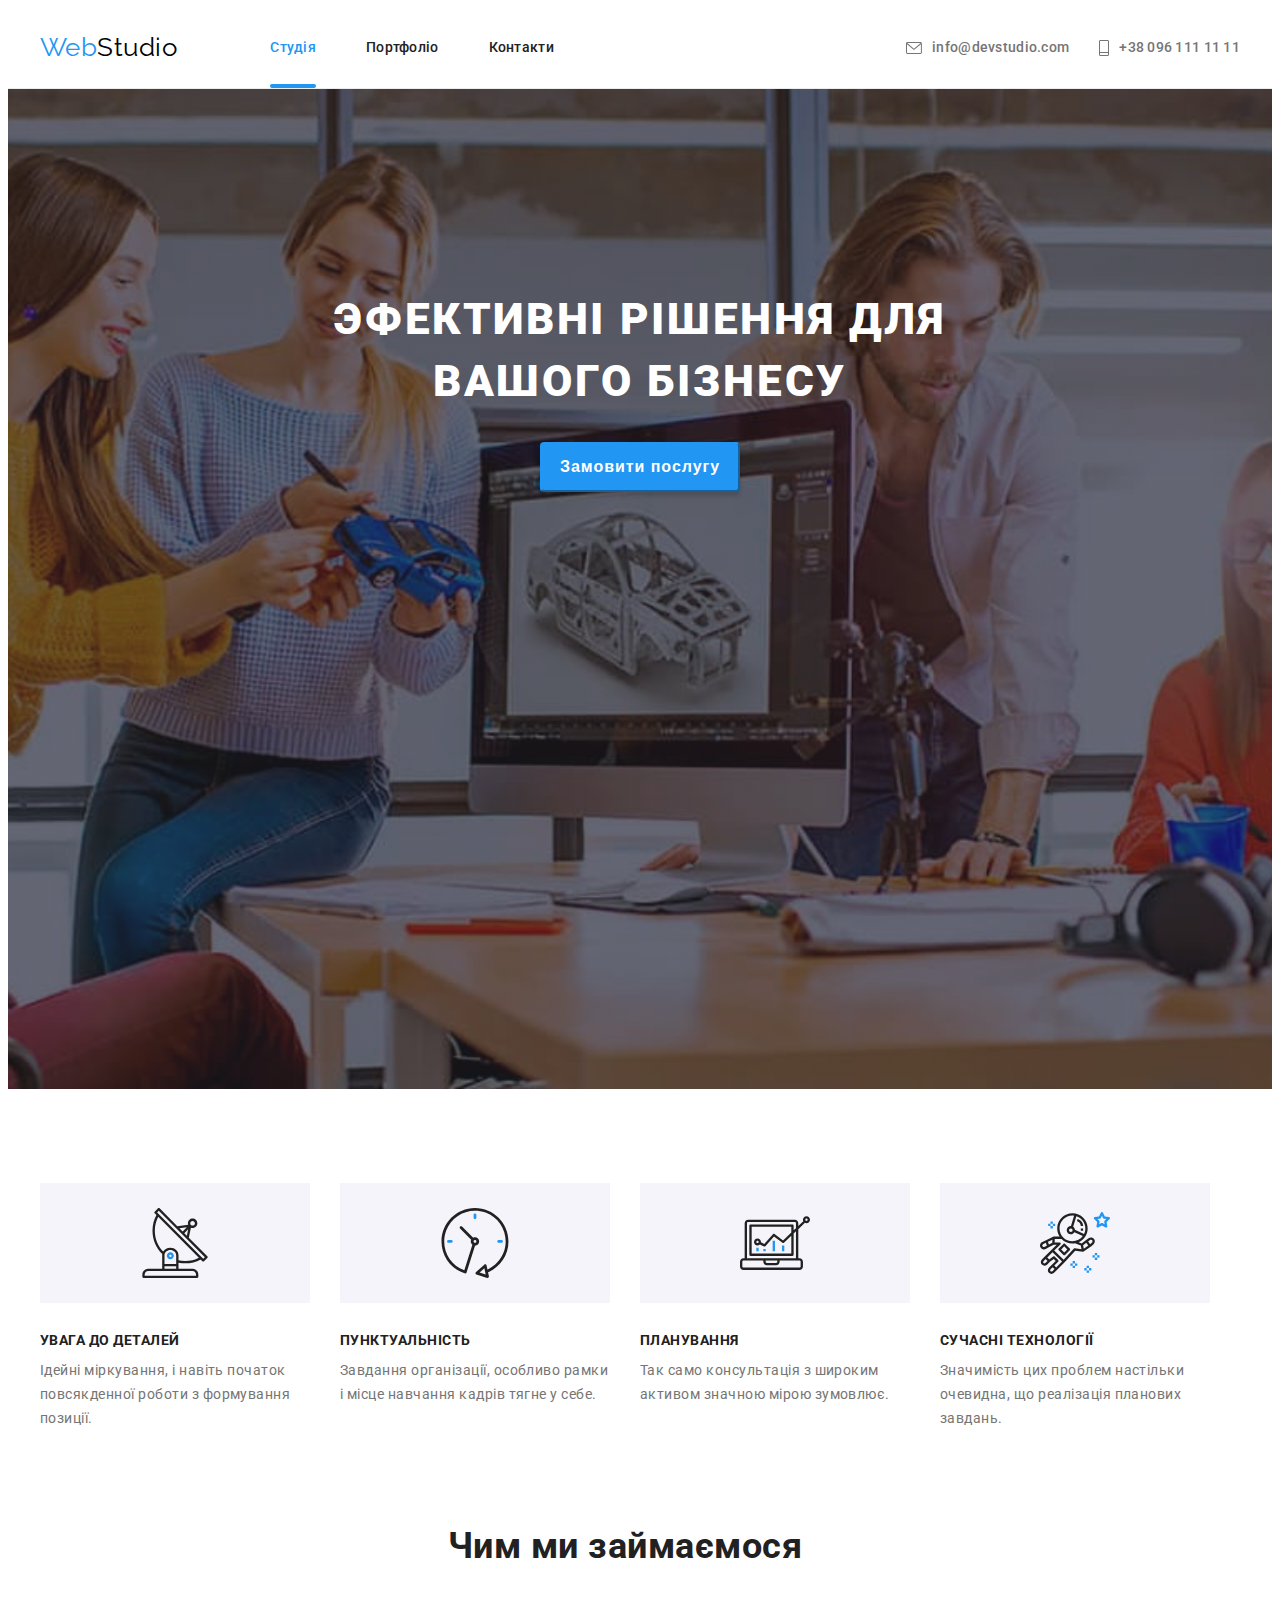
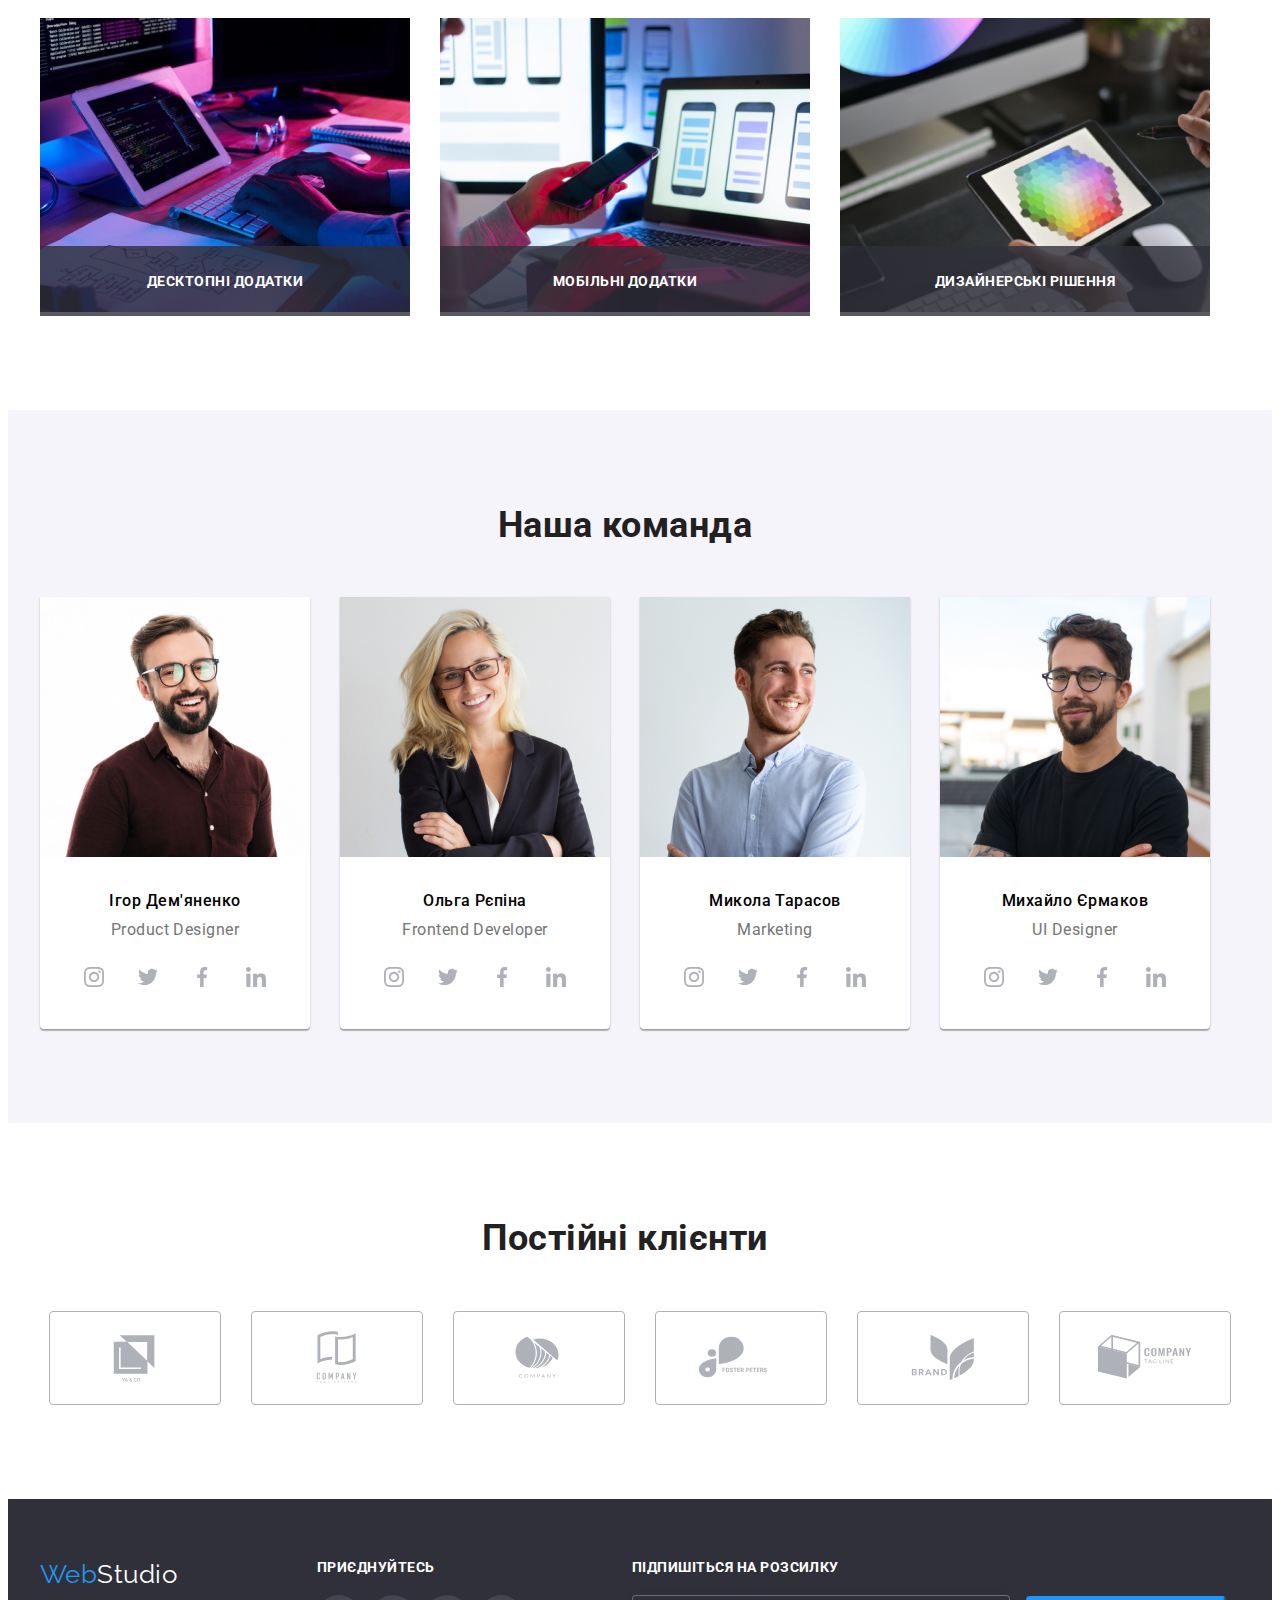
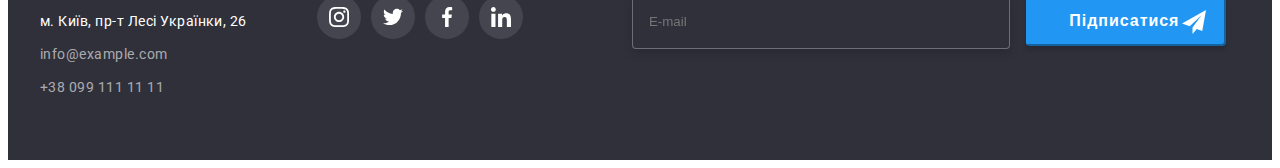
<file: index.html>
<!DOCTYPE html>
<html lang="uk">
  <head>
    <meta charset="UTF-8" />
    <meta name="viewport" content="width=device-width, initial-scale=1.0" />
    <title>Document</title>
    <link rel="preconnect" href="https://fonts.googleapis.com" />
    <link rel="preconnect" href="https://fonts.gstatic.com" crossorigin />
    <link
      href="https://fonts.googleapis.com/css2?family=Raleway:wght@700&family=Roboto:wght@400;500;700;900&display=swap"
      rel="stylesheet"
    />
    <link
      rel="stylesheet"
      href="https://cdnjs.cloudflare.com/ajax/libs/modern-normalize/1.1.0/modern-normalize.min.css"
      integrity="sha512-wpPYUAdjBVSE4KJnH1VR1HeZfpl1ub8YT/NKx4PuQ5NmX2tKuGu6U/JRp5y+Y8XG2tV+wKQpNHVUX03MfMFn9Q=="
      crossorigin="anonymous"
      referrerpolicy="no-referrer"
    />
    <link rel="stylesheet" href="./css/main.min.css" />
  </head>

  <body>
    <header class="page-header">
      <!-- LOGO -->
      <div class="container main-nav">
        <a class="logo" href="#">
          <span class="logo__inter">Web</span
          ><span class="logo__name">Studio</span>
        </a>
        <!-- Навигація сайту -->
        <ul class="navigation list">
          <li class="navigation__item navigation__item--activ">
            <a
              class="navigation__link navigation__link--activ"
              href="./index.html"
              >Студія</a
            >
          </li>
          <li class="navigation__item">
            <a class="navigation__link" href="./portfolio.html">Портфоліо</a>
          </li>
          <li class="navigation__item">
            <a class="navigation__link" href="">Контакти</a>
          </li>
        </ul>

        <ul class="auth-nav list">
          <li class="auth-nav__item">
            <a class="auth-nav__link" href="mailto:info@devstudio.com">
              <svg class="auth-nav__image" width="16" height="12">
                <use href="./images/symbol-defs.svg#icon-maill"></use></svg
              >info@devstudio.com</a
            >
          </li>
          <li class="auth-nav__item">
            <a class="auth-nav__link" href="tel:+380961111111">
              <svg class="auth-nav__image" width="10" height="16">
                <use href="./images/symbol-defs.svg#icon-phone"></use></svg
              >+38 096 111 11 11</a
            >
          </li>
        </ul>
      </div>
    </header>
    <main>
      <!-- HERO -->
      <section class="hero">
        <div class="container">
          <h1 class="hero__title">Эфективні рішення для вашого бізнесу</h1>
          <button data-modal-open type="button" class="hero__button">
            Замовити послугу
          </button>
        </div>
        <!-- BACKDROP -->
        <div class="backdrop is-hidden" data-modal>
          <div class="modal">
            <button data-modal-close class="modal__btm-close">
              <svg width="11" height="11">
                <use href="./images/symbol-defs.svg#close"></use>
              </svg>
            </button>
            <!-- MODAL FORM -->
            <form class="form">
              <b class="form__title">Залиште свої дані, ми вам передзвонимо</b>
              <div class="form__grup">
                <label class="form__label" for="name">Ім'я</label>
                <div class="form__element">
                  <input
                    class="form__input"
                    type="text"
                    name="name"
                    id="name"
                  />
                  <svg class="form__icon" width="18" height="18">
                    <use href="./images/icon-svg.svg#icon-person"></use>
                  </svg>
                </div>
              </div>

              <div class="form__grup">
                <label class="form__label" for="tel">Телефон</label>
                <div class="form__element">
                  <input class="form__input" type="tel" name="tel" id="tel" />
                  <svg class="form__icon" width="18" height="18">
                    <use href="./images/icon-svg.svg#icon-tel"></use>
                  </svg>
                </div>
              </div>

              <div class="form__grup">
                <label class="form__label" for="email">Пошта</label>
                <div class="form__element">
                  <input
                    class="form__input"
                    type="email"
                    name="email"
                    id="email"
                  />
                  <svg class="form__icon" width="18" height="18">
                    <use href="./images/icon-svg.svg#icon-leter"></use>
                  </svg>
                </div>
              </div>

              <div class="form__grup">
                <label class="form__label" for="comment">Коментар</label>
                <textarea
                  class="form__textarea"
                  name="comment"
                  id="comment"
                  placeholder="Введіть текст"
                ></textarea>
              </div>
              <div class="checkbox">
                <input
                  class="checkbox__input"
                  type="checkbox"
                  name="contract"
                  value="contract"
                  id="contract"
                />
                <span class="checkbox__icon"></span>
                <label class="checkbox__label" for="contract"
                  >Погоджуюся з розсилкою та приймаю
                  <a class="checkbox__link" href="">Умови договору</a>
                </label>
              </div>
              <button class="form__btm-submit" type="submit">Відправити</button>
            </form>
          </div>
        </div>
      </section>
      <!-- HAШІ СИЛЬНІ СТОРОНИ -->
      <section class="section">
        <div class="container">
          <!-- <h2 class="section-title">Наши сильные стороны</h2> -->
          <ul class="benefits">
            <li class="benefits__list">
              <div class="benefits__img">
                <svg class="benefits__icon" width="70" height="70">
                  <use href="./images/symbol-defs.svg#icon-antenna"></use>
                </svg>
              </div>
              <h3 class="benefits__title">Увага до деталей</h3>
              <p class="benefits__text">
                Ідейні міркування, і навіть початок повсякденної роботи з
                формування позиції.
              </p>
            </li>

            <li class="benefits__list">
              <div class="benefits__img">
                <svg class="benefits__icon" width="70" height="70">
                  <use href="./images/symbol-defs.svg#icon-clock"></use>
                </svg>
              </div>
              <h3 class="benefits__title">Пунктуальність</h3>
              <p class="benefits__text">
                Завдання організації, особливо рамки і місце навчання кадрів
                тягне у себе.
              </p>
            </li>

            <li class="benefits__list">
              <div class="benefits__img">
                <svg class="benefits__icon" width="70" height="70">
                  <use href="./images/symbol-defs.svg#icon-diagram"></use>
                </svg>
              </div>
              <h3 class="benefits__title">Планування</h3>
              <p class="benefits__text">
                Так само консультація з широким активом значною мірою зумовлює.
              </p>
            </li>

            <li class="benefits__list">
              <div class="benefits__img">
                <svg class="benefits__icon" width="70" height="70">
                  <use href="./images/symbol-defs.svg#icon-astronaut"></use>
                </svg>
              </div>
              <h3 class="benefits__title">Сучасні технології</h3>
              <p class="benefits__text">
                Значимість цих проблем настільки очевидна, що реалізація
                планових завдань.
              </p>
            </li>
          </ul>
        </div>
      </section>
      <!-- ЧИМ МИ ЗАЙМАЄМОСЬ -->
      <section class="section section__images">
        <div class="container">
          <h2 class="section__title">Чим ми займаємося</h2>
          <ul class="function">
            <li class="function__cards">
              <div class="function__photo">
                <img
                  src="./images/box1.jpg"
                  alt="разработка сайтов"
                  width="370"
                  height="294"
                />
              </div>
              <p class="function__label">Десктопні додатки</p>
            </li>
            <li class="function__cards">
              <div class="function__photo">
                <img
                  src="./images/box2.jpg"
                  alt="разработка приложений"
                  width="370"
                  height="294"
                />
              </div>
              <p class="function__label">Мобільні додатки</p>
            </li>
            <li class="function__cards">
              <div class="function__photo">
                <img
                  src="./images/box3.jpg"
                  alt="разработка дизайна"
                  width="370"
                  height="294"
                />
              </div>
              <p class="function__label">Дизайнерські рішення</p>
            </li>
          </ul>
        </div>
      </section>
      <!-- НАША КОМАНДА -->
      <section class="section section__workers">
        <div class="container">
          <h2 class="section__title">Наша команда</h2>
          <ul class="team">
            <li class="team__list">
              <img
                class="team__img"
                src="./images/img.jpg"
                alt="Product Designer"
                width="270"
                height="260"
              />
              <div class="team__person">
                <h3 class="team__title">Ігор Дем'яненко</h3>
                <p class="team__text">Product Designer</p>
                <ul class="personal-nav">
                  <li class="personal-nav__list">
                    <a class="personal-nav__link" href="">
                      <svg class="personal-nav__image" width="20" height="20">
                        <use
                          class="personal-nav__icon"
                          href="./images/symbol-defs.svg#icon-instagram"
                        ></use>
                      </svg>
                    </a>
                  </li>
                  <li class="personal-nav__list">
                    <a class="personal-nav__link" href="">
                      <svg class="personal-nav__image" width="20" height="20">
                        <use
                          class="personal-nav__icon"
                          href="./images/symbol-defs.svg#icon-twitter"
                        ></use>
                      </svg>
                    </a>
                  </li>
                  <li class="ppersonal-nav__lis">
                    <a class="personal-nav__link" href="">
                      <svg width="20" height="20">
                        <use
                          class="personal-nav__icon"
                          href="./images/symbol-defs.svg#icon-facebook"
                        ></use>
                      </svg>
                    </a>
                  </li>
                  <li class="personal-nav__list">
                    <a class="personal-nav__link" href="">
                      <svg class="personal-nav__image" width="20" height="20">
                        <use
                          class="personal-nav__icon"
                          href="./images/symbol-defs.svg#icon-linkedin"
                        ></use>
                      </svg>
                    </a>
                  </li>
                </ul>
              </div>
            </li>

            <li class="team__list">
              <img
                class="team__img"
                src="./images/img(1).jpg"
                alt="Frontend Developer"
                width="270"
                height="260"
              />

              <div class="team__person">
                <h3 class="team__title">Ольга Рєпіна</h3>
                <p class="team__text">Frontend Developer</p>
                <ul class="personal-nav">
                  <li class="personal-nav__list">
                    <a class="personal-nav__link" href="">
                      <svg class="personal-nav__image" width="20" height="20">
                        <use
                          class="personal-nav__icon"
                          href="./images/symbol-defs.svg#icon-instagram"
                        ></use>
                      </svg>
                    </a>
                  </li>
                  <li class="personal-nav__list">
                    <a class="personal-nav__link" href="">
                      <svg class="personal-nav__image" width="20" height="20">
                        <use
                          class="personal-nav__icon"
                          href="./images/symbol-defs.svg#icon-twitter"
                        ></use>
                      </svg>
                    </a>
                  </li>
                  <li class="personal-nav__list">
                    <a class="personal-nav__link" href="">
                      <svg class="personal-nav__image" width="20" height="20">
                        <use
                          class="personal-nav__icon"
                          href="./images/symbol-defs.svg#icon-facebook"
                        ></use>
                      </svg>
                    </a>
                  </li>
                  <li class="personal-nav__list">
                    <a class="personal-nav__link" href="">
                      <svg class="personal-nav__image" width="20" height="20">
                        <use
                          class="personal-nav__icon"
                          href="./images/symbol-defs.svg#icon-linkedin"
                        ></use>
                      </svg>
                    </a>
                  </li>
                </ul>
              </div>
            </li>

            <li class="team__list">
              <img
                class="team__img"
                src="./images/img(2).jpg"
                alt="Marketing"
                width="270"
                height="260"
              />
              <div class="team__person">
                <h3 class="team__title">Микола Тарасов</h3>
                <p class="team__text">Marketing</p>
                <ul class="personal-nav">
                  <li class="personal-nav__list">
                    <a class="personal-nav__link" href="">
                      <svg class="personal-nav__image" width="20" height="20">
                        <use
                          class="personal-nav__icon"
                          href="./images/symbol-defs.svg#icon-instagram"
                        ></use>
                      </svg>
                    </a>
                  </li>
                  <li class="personal-nav__list">
                    <a class="personal-nav__link" href="">
                      <svg class="personal-nav__image" width="20" height="20">
                        <use
                          class="personal-nav__icon"
                          href="./images/symbol-defs.svg#icon-twitter"
                        ></use>
                      </svg>
                    </a>
                  </li>
                  <li class="personal-nav__list">
                    <a class="personal-nav__link" href="">
                      <svg class="personal-nav__image" width="20" height="20">
                        <use
                          class="personal-nav__icon"
                          href="./images/symbol-defs.svg#icon-facebook"
                        ></use>
                      </svg>
                    </a>
                  </li>
                  <li class="personal-nav__list">
                    <a class="personal-nav__link" href="">
                      <svg class="personal-nav__image" width="20" height="20">
                        <use
                          class="personal-nav__icon"
                          href="./images/symbol-defs.svg#icon-linkedin"
                        ></use>
                      </svg>
                    </a>
                  </li>
                </ul>
              </div>
            </li>

            <li class="team__list">
              <img
                class="team__img"
                src="./images/img(3).jpg"
                alt="UI Designer"
                width="270"
                height="260"
              />
              <div class="team__person">
                <h3 class="team__title">Михайло Єрмаков</h3>
                <p class="team__text">UI Designer</p>
                <ul class="personal-nav">
                  <li class="personal-nav__list">
                    <a class="personal-nav__link" href="">
                      <svg class="personal-nav__image" width="20" height="20">
                        <use
                          class="personal-nav__icon"
                          href="./images/symbol-defs.svg#icon-instagram"
                        ></use>
                      </svg>
                    </a>
                  </li>
                  <li class="personal-nav">
                    <a class="personal-nav__link" href="">
                      <svg class="personal-nav__image" width="20" height="20">
                        <use
                          class="personal-nav__icon"
                          href="./images/symbol-defs.svg#icon-twitter"
                        ></use>
                      </svg>
                    </a>
                  </li>
                  <li class="persoc">
                    <a class="personal-nav__link" href="" class="persoc-link">
                      <svg class="personal-nav__image" width="20" height="20">
                        <use
                          lass="personal-nav__icon"
                          href="./images/symbol-defs.svg#icon-facebook"
                        ></use>
                      </svg>
                    </a>
                  </li>
                  <li class="personal-nav__list">
                    <a class="personal-nav__link" href="">
                      <svg lass="personal-nav__image" width="20" height="20">
                        <use
                          lass="personal-nav__icon"
                          href="./images/symbol-defs.svg#icon-linkedin"
                        ></use>
                      </svg>
                    </a>
                  </li>
                </ul>
              </div>
            </li>
          </ul>
        </div>
      </section>
      <!--  ПОСТІЙНІ КЛІЄНТИ -->
      <section class="section">
        <div class="container">
          <h2 class="section__title">Постійні клієнти</h2>
          <ul class="partners">
            <li class="partners__nav">
              <a class="partners__link" href="">
                <svg class="partners__icon" width="106" height="60">
                  <use href="./images/symbol-defs.svg#icon-Logo"></use>
                </svg>
              </a>
            </li>
            <li class="partners-nav">
              <a class="partners__link" href="">
                <svg class="partners__icon" width="106" height="60">
                  <use href="./images/symbol-defs.svg#icon-Logo-1"></use>
                </svg>
              </a>
            </li>
            <li class="partners-nav">
              <a class="partners__link" href="">
                <svg class="partners__icon" width="106" height="60">
                  <use href="./images/symbol-defs.svg#icon-Logo-2"></use>
                </svg>
              </a>
            </li>
            <li class="partners-nav">
              <a class="partners__link" href="">
                <svg class="partners__icon" width="106" height="60">
                  <use href="./images/symbol-defs.svg#icon-Logo-3"></use>
                </svg>
              </a>
            </li>
            <li class="partners-nav">
              <a class="partners__link" href="">
                <svg class="partners__icon" width="106" height="60">
                  <use href="./images/symbol-defs.svg#icon-Logo-4"></use>
                </svg>
              </a>
            </li>
            <li class="partners-nav">
              <a class="partners__link" href="">
                <svg class="partners__icon" width="106" height="60">
                  <use href="./images/symbol-defs.svg#icon-Logo-5"></use>
                </svg>
              </a>
            </li>
          </ul>
        </div>
      </section>
    </main>

    <!-- FOOTER -->
    <footer class="footer">
      <div class="container footer__container">
        <div class="footer__inform">
          <div class="footer__logo">
            <a class="logo" href="#">
              <span class="logo__inter">Web</span
              ><span class="logo__studia">Studio</span>
            </a>
          </div>

          <address class="f-address">
            <ul class="addres-nav list">
              <li class="addres-nav__element">
                <a
                  class="addres-nav__adres"
                  href="https://goo.gl/maps/xRzrUmFLyVwitiTe6"
                  target="_blank"
                  rel="noopener noreferrer"
                >
                  м. Київ, пр-т Лесі Українки, 26
                </a>
              </li>
              <li class="addres-nav__element">
                <a class="addres-nav__link" href="mailto.info@example.com"
                  >info@example.com</a
                >
              </li>
              <li class="addres-nav__element">
                <a class="addres-nav__link" href="tel:+380991111111"
                  >+38 099 111 11 11</a
                >
              </li>
            </ul>
          </address>
        </div>
        <!-- ПРИЄДНУЙТЕСЬ -->
        <div class="join">
          <p class="join__title">Приєднуйтесь</p>
          <ul class="social">
            <li class="social__list">
              <a class="social__link" href="">
                <svg class="social__icon" width="20" height="20">
                  <use href="./images/symbol-defs.svg#icon-instagram"></use>
                </svg>
              </a>
            </li>

            <li class="social__list">
              <a class="social__link" href="">
                <svg class="social__icon" width="20" height="20">
                  <use href="./images/symbol-defs.svg#icon-twitter"></use>
                </svg>
              </a>
            </li>

            <li class="social__list">
              <a class="social__link" href="">
                <svg class="social__icon" width="20" height="20">
                  <use href="./images/symbol-defs.svg#icon-facebook"></use>
                </svg>
              </a>
            </li>

            <li class="social__list">
              <a class="social__link" href="">
                <svg class="social__icon" width="20" height="20">
                  <use href="./images/symbol-defs.svg#icon-linkedin"></use>
                </svg>
              </a>
            </li>
          </ul>
        </div>
        <!-- FOOTER FORM  -->

        <div class="footer-form">
          <form class="footer-form__wrape">
            <p class="footer-form__title">Підпишіться на розсилку</p>
            <div class="footer-form__list">
              <input
                class="footer-form__input"
                type="text"
                name="email"
                id="email"
                placeholder="E-mail"
              />
              <button class="footer-form__button" type="submit">
                Підписатися
              </button>
              <span class="footer-form__icon">
                <svg width="24" height="24">
                  <use href="./images/icon-svg.svg#icon-fly"></use>
                </svg>
              </span>
            </div>
          </form>
        </div>
      </div>
    </footer>

    <script src="./js/modal.js"></script>
  </body>
</html>
</file>
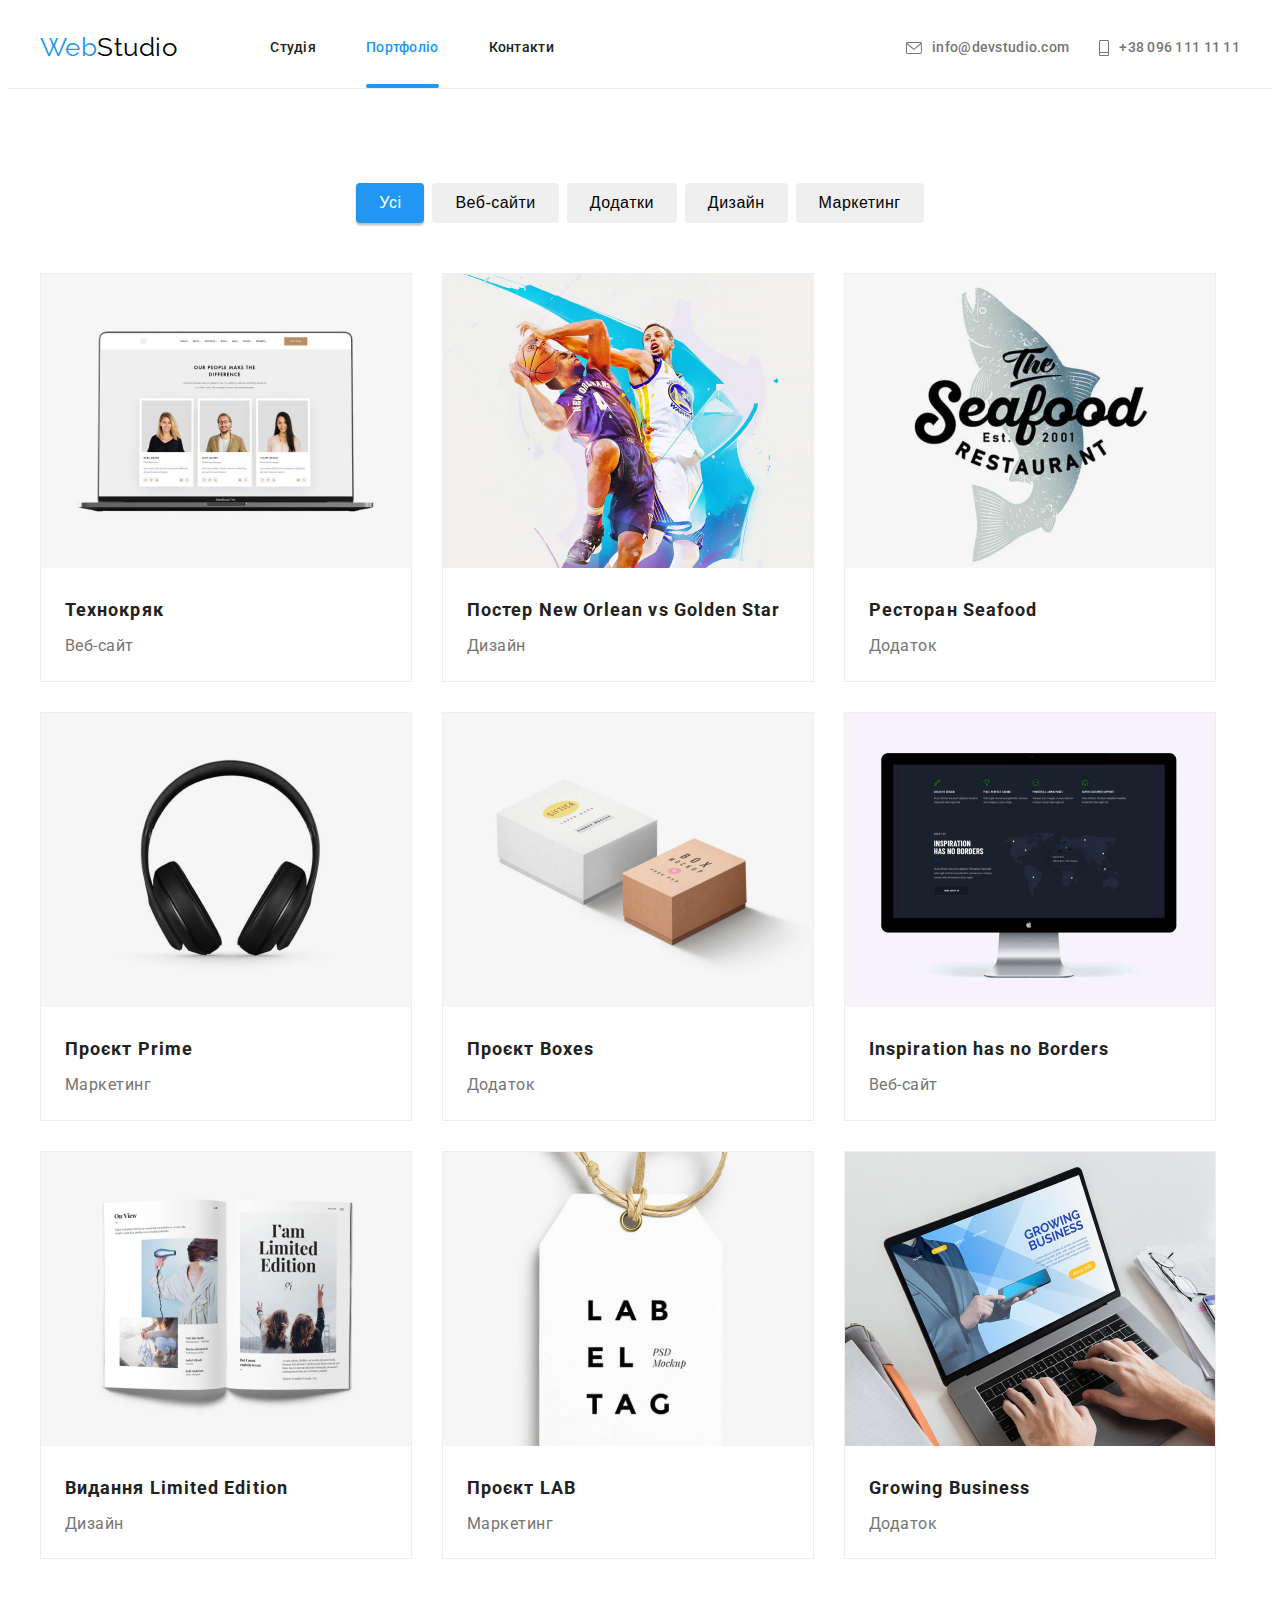
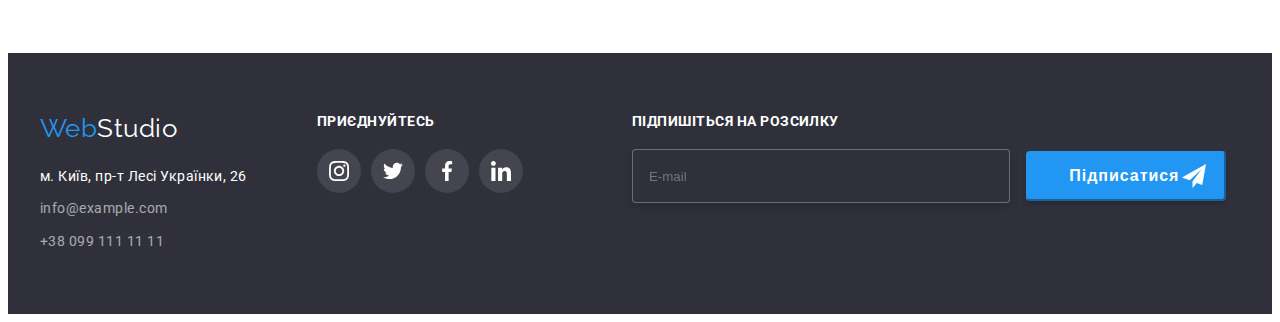
<file: portfolio.html>
<!DOCTYPE html>
<html lang="uk">
  <head>
    <meta charset="UTF-8" />
    <meta name="viewport" content="width=device-width, initial-scale=1.0" />
    <title>Document</title>
    <link rel="preconnect" href="https://fonts.googleapis.com" />
    <link rel="preconnect" href="https://fonts.gstatic.com" crossorigin />
    <link
      href="https://fonts.googleapis.com/css2?family=Raleway:wght@700&family=Roboto:wght@400;500;700;900&display=swap"
      rel="stylesheet"
    />
    <link
      rel="stylesheet"
      href="https://cdnjs.cloudflare.com/ajax/libs/modern-normalize/1.1.0/modern-normalize.min.css"
      integrity="sha512-wpPYUAdjBVSE4KJnH1VR1HeZfpl1ub8YT/NKx4PuQ5NmX2tKuGu6U/JRp5y+Y8XG2tV+wKQpNHVUX03MfMFn9Q=="
      crossorigin="anonymous"
      referrerpolicy="no-referrer"
    />
    <link rel="stylesheet" href="./css/main.min.css" />
  </head>

  <body>
    <header class="page-header">
      <div class="container main-nav">
        <a class="logo" href="#">
          <span class="logo__inter">Web</span
          ><span class="logo__name">Studio</span>
        </a>

        <ul class="navigation list">
          <li class="navigation__item">
            <a class="navigation__link" href="./index.html">Студія</a>
          </li>
          <li class="navigation__item navigation__item--activ">
            <a
              class="navigation__link navigation__link--activ"
              href="./portfolio.html"
              >Портфоліо</a
            >
          </li>
          <li class="navigation__item">
            <a class="navigation__link" href="">Контакти</a>
          </li>
        </ul>

        <ul class="auth-nav list">
          <li class="auth-nav__item">
            <a class="auth-nav__link" href="mailto:info@devstudio.com">
              <svg class="auth-nav__image" width="16" height="12">
                <use href="./images/symbol-defs.svg#icon-maill"></use></svg
              >info@devstudio.com</a
            >
          </li>
          <li class="auth-nav__item">
            <a class="auth-nav__link" href="tel:+380961111111">
              <svg class="auth-nav__image" width="10" height="16">
                <use href="./images/symbol-defs.svg#icon-phone"></use></svg
              >+38 096 111 11 11</a
            >
          </li>
        </ul>
      </div>
    </header>

    <main>
      <section class="section">
        <div class="container">
          <!-- <h1>Портфолио</h1> -->
          <ul class="btm-portfolio">
            <li class="btm">
              <button type="button" class="btm__elemet btm__element--activ">
                Усі
              </button>
            </li>
            <li>
              <button type="button" class="btm__element">Веб-сайти</button>
            </li>
            <li>
              <button type="button" class="btm__element">Додатки</button>
            </li>
            <li>
              <button type="button" class="btm__element">Дизайн</button>
            </li>
            <li>
              <button type="button" class="btm__element">Маркетинг</button>
            </li>
          </ul>

          <ul class="work-list">
            <li class="work-list__cards">
              <div class="overlay">
                <img
                  src="./images/img(4).jpg"
                  alt="ноутбук и три фотокарточки"
                  width="370"
                  height="294"
                />
                <div class="overlay__product">
                  <p class="overlay__text">
                    Ресурс пропонує комплексні пропозиції з різним рівнем
                    функціоналу та сервісів. Все це дозволить відвідувачу
                    отримати вичерпні відомості про компанію чи приватну особу.
                  </p>
                </div>
              </div>
              <div class="work-list__element">
                <h2 class="work-list__title">Технокряк</h2>
                <p class="work-list__text">Веб-сайт</p>
              </div>
            </li>
            <li class="work-list__cards">
              <div class="overlay">
                <img
                  src="./images/img(5).jpg"
                  alt="игроки и басскетбольный мячь"
                  width="370"
                  height="294"
                />
                <div class="overlay__product">
                  <p class="overlay__text">
                    Ресурс пропонує комплексні пропозиції з різним рівнем
                    функціоналу та сервісів. Все це дозволить відвідувачу
                    отримати вичерпні відомості про компанію чи приватну особу.
                  </p>
                </div>
              </div>
              <div class="work-list__element">
                <h2 class="work-list__title">
                  Постер New Orlean vs Golden Star
                </h2>
                <p class="work-list__text">Дизайн</p>
              </div>
            </li>
            <li class="work-list__cards">
              <div class="overlay">
                <img
                  src="./images/img(6).jpg"
                  alt="лого ресторана"
                  width="370"
                  height="294"
                />
                <div class="overlay__product">
                  <p class="overlay__text">
                    Ресурс пропонує комплексні пропозиції з різним рівнем
                    функціоналу та сервісів. Все це дозволить відвідувачу
                    отримати вичерпні відомості про компанію чи приватну особу.
                  </p>
                </div>
              </div>

              <div class="work-list__element">
                <h2 class="work-list__title">Ресторан Seafood</h2>
                <p class="work-list__text">Додаток</p>
              </div>
            </li>
            <li class="work-list__cards">
              <div class="overlay">
                <img
                  src="./images/img(7).jpg"
                  alt="наушники"
                  width="370"
                  height="294"
                />
                <div class="overlay__product">
                  <p class="overlay__text">
                    Ресурс пропонує комплексні пропозиції з різним рівнем
                    функціоналу та сервісів. Все це дозволить відвідувачу
                    отримати вичерпні відомості про компанію чи приватну особу.
                  </p>
                </div>
              </div>

              <div class="work-list__element">
                <h2 class="work-list__title">Проєкт Prime</h2>
                <p class="work-list__text">Маркетинг</p>
              </div>
            </li>
            <li class="work-list__cards">
              <div class="overlay">
                <img
                  src="./images/img(8).jpg"
                  alt="две коробки"
                  width="370"
                  height="294"
                />
                <div class="overlay__product">
                  <p class="overlay__text">
                    Ресурс пропонує комплексні пропозиції з різним рівнем
                    функціоналу та сервісів. Все це дозволить відвідувачу
                    отримати вичерпні відомості про компанію чи приватну особу.
                  </p>
                </div>
              </div>

              <div class="work-list__element">
                <h2 class="work-list__title">Проєкт Boxes</h2>
                <p class="work-list__text">Додаток</p>
              </div>
            </li>
            <li class="work-list__cards">
              <div class="overlay">
                <img
                  class=""
                  src="./images/img(9).jpg"
                  alt="монитор"
                  width="370"
                  height="294"
                />
                <div class="overlay__product">
                  <p class="overlay__text">
                    Ресурс пропонує комплексні пропозиції з різним рівнем
                    функціоналу та сервісів. Все це дозволить відвідувачу
                    отримати вичерпні відомості про компанію чи приватну особу.
                  </p>
                </div>
              </div>

              <div class="work-list__element">
                <h2 class="work-list__title">Inspiration has no Borders</h2>
                <p class="work-list__text">Веб-сайт</p>
              </div>
            </li>
            <li class="work-list__cards">
              <div class="overlay">
                <img
                  src="./images/img(10).jpg"
                  alt="книга"
                  width="370"
                  height="294"
                />
                <div class="overlay__product">
                  <p class="overlay__text">
                    Ресурс пропонує комплексні пропозиції з різним рівнем
                    функціоналу та сервісів. Все це дозволить відвідувачу
                    отримати вичерпні відомості про компанію чи приватну особу.
                  </p>
                </div>
              </div>

              <div class="work-list__element">
                <h2 class="work-list__title">Видання Limited Edition</h2>
                <p class="work-list__text">Дизайн</p>
              </div>
            </li>

            <li class="work-list__cards">
              <div class="overlay">
                <img
                  src="./images/img(11).jpg"
                  alt="лэйбл"
                  width="370"
                  height="294"
                />
                <div class="overlay__product">
                  <p class="overlay__text">
                    Ресурс пропонує комплексні пропозиції з різним рівнем
                    функціоналу та сервісів. Все це дозволить відвідувачу
                    отримати вичерпні відомості про компанію чи приватну особу.
                  </p>
                </div>
              </div>

              <div class="work-list__element">
                <h2 class="work-list__title">Проєкт LAB</h2>
                <p class="work-list__text">Маркетинг</p>
              </div>
            </li>
            <li class="work-list__cards">
              <div class="overlay">
                <img
                  src="./images/img(12).jpg"
                  alt="робота за ноутбуком"
                  width="370"
                  height="294"
                />
                <div class="overlay__product">
                  <p class="overlay__text">
                    Ресурс пропонує комплексні пропозиції з різним рівнем
                    функціоналу та сервісів. Все це дозволить відвідувачу
                    отримати вичерпні відомості про компанію чи приватну особу.
                  </p>
                </div>
              </div>

              <div class="work-list__element">
                <h2 class="work-list__title">Growing Business</h2>
                <p class="work-list__text">Додаток</p>
              </div>
            </li>
          </ul>
        </div>
      </section>
    </main>

    <!-- FOOTER -->
    <footer class="footer">
      <div class="container footer__container">
        <div class="footer__inform">
          <div class="footer__logo">
            <a class="logo" href="#">
              <span class="logo__inter">Web</span
              ><span class="logo__studia">Studio</span>
            </a>
          </div>

          <address class="f-address">
            <ul class="addres-nav list">
              <li class="addres-nav__element">
                <a
                  class="addres-nav__adres"
                  href="https://goo.gl/maps/xRzrUmFLyVwitiTe6"
                  target="_blank"
                  rel="noopener noreferrer"
                >
                  м. Київ, пр-т Лесі Українки, 26
                </a>
              </li>
              <li class="addres-nav__element">
                <a class="addres-nav__link" href="mailto.info@example.com"
                  >info@example.com</a
                >
              </li>
              <li class="addres-nav__element">
                <a class="addres-nav__link" href="tel:+380991111111"
                  >+38 099 111 11 11</a
                >
              </li>
            </ul>
          </address>
        </div>
        <!-- ПРИЄДНУЙТЕСЬ -->
        <div class="join">
          <p class="join__title">Приєднуйтесь</p>
          <ul class="social">
            <li class="social__list">
              <a class="social__link" href="">
                <svg class="social__icon" width="20" height="20">
                  <use href="./images/symbol-defs.svg#icon-instagram"></use>
                </svg>
              </a>
            </li>

            <li class="social__list">
              <a class="social__link" href="">
                <svg class="social__icon" width="20" height="20">
                  <use href="./images/symbol-defs.svg#icon-twitter"></use>
                </svg>
              </a>
            </li>

            <li class="social__list">
              <a class="social__link" href="">
                <svg class="social__icon" width="20" height="20">
                  <use href="./images/symbol-defs.svg#icon-facebook"></use>
                </svg>
              </a>
            </li>

            <li class="social__list">
              <a class="social__link" href="">
                <svg class="social__icon" width="20" height="20">
                  <use href="./images/symbol-defs.svg#icon-linkedin"></use>
                </svg>
              </a>
            </li>
          </ul>
        </div>
        <!-- FOOTER FORM  -->

        <div class="footer-form">
          <form class="footer-form__wrape">
            <p class="footer-form__title">Підпишіться на розсилку</p>
            <div class="footer-form__list">
              <input
                class="footer-form__input"
                type="text"
                name="email"
                id="email"
                placeholder="E-mail"
              />
              <button class="footer-form__button" type="submit">
                Підписатися
              </button>
              <span class="footer-form__icon">
                <svg width="24" height="24">
                  <use href="./images/icon-svg.svg#icon-fly"></use>
                </svg>
              </span>
            </div>
          </form>
        </div>
      </div>
    </footer>
  </body>
</html>
</file>
<file: css/main.min.css>
.addres-nav__link:hover,.addres-nav__link:focus,.addres-nav__adres:hover,.addres-nav__adres:focus{color:#2196f3;transition:250ms cubic-bezier(0.4, 0, 0.2, 1)}.form__textarea:hover,.form__textarea:focus,.form__input:hover,.form__input:focus{border:1px solid #2196f3;border-radius:4px;transition:250ms cubic-bezier(0.4, 0, 0.2, 1)}.btm__element:hover,.btm__element--activ:hover,.btm__element:focus,.btm__element--activ:focus,.social__link:focus,.social__link:hover,.personal-nav__link:hover,.personal-nav__link:focus{background-color:#2196f3;transition:250ms cubic-bezier(0.4, 0, 0.2, 1)}.list,ul,p,h2{list-style:none;margin:0;padding:0}body{font-family:Roboto,sans-serif;letter-spacing:.03em}.container{width:1200px;padding-left:15px;padding-right:15px;margin-left:auto;margin-right:auto}.page-header{border-bottom:1px solid #ececec}.main-nav{display:flex;justify-content:spase-between;align-items:center;text-align:center}.navigation{display:flex;margin-left:93px}.navigation__item{position:relative}.navigation__item:not(:last-child){margin-right:50px}.navigation__item--activ::after{position:absolute;content:"";height:4px;width:100%;bottom:0;left:0;background-color:#2196f3;border-radius:2px}.navigation__link{display:block;padding-top:32px;padding-bottom:32px;color:#212121;font-weight:500;font-size:14px;line-height:1.14;letter-spacing:.02em;text-decoration:none}.navigation__link:hover,.navigation__link:focus{color:#2196f3}.navigation__link--activ{color:#2196f3}.auth-nav{display:flex;justify-content:spase-between;align-items:center;text-align:center;-moz-column-gap:30px;column-gap:30px;margin-left:auto}.auth-nav__link{-moz-column-gap:10px;column-gap:10px;display:flex;align-items:center;color:#757575;font-weight:500;font-size:14px;line-height:1.14;letter-spacing:.02em;text-decoration:none}.auth-nav__link:hover,.auth-nav__link:focus{color:#2196f3;fill:currentColor;transition:250ms cubic-bezier(0.4, 0, 0.2, 1)}.auth-nav__image{vertical-align:middle;fill:currentColor;transition:250ms cubic-bezier(0.4, 0, 0.2, 1)}.auth-nav__image:hover,.auth-nav__image:focus{fill:currentColor;transition:250ms cubic-bezier(0.4, 0, 0.2, 1)}.logo{font-family:Raleway,sans-serif;font-size:26px;line-height:1.2;text-decoration:none}.logo__inter{color:#2196f3}.logo__name{color:#000}.logo__studia{color:#fff}.footer__logo{margin-bottom:20px}.section{padding-top:94px;padding-bottom:94px}.section__title{margin-top:0;margin-bottom:50px;width:1170px;color:#212121;font-weight:700;font-size:36px;line-height:1.2;text-align:center}.section__images{padding-top:0px}.section__workers{background-color:#f5f4fa}.hero{max-width:1600px;height:600px;margin-left:auto;margin-right:auto;padding-top:200px;padding-bottom:200px;background-color:#c4c4c4;background-image:linear-gradient(to right, rgba(47, 48, 58, 0.4), rgba(47, 48, 58, 0.4)),url(../images/bg.jpg);background-repeat:no-repeat;background-position:center;background-size:cover}.hero__title{max-width:696px;margin:0 auto;color:#fff;font-weight:900;font-size:44px;line-height:1.4;letter-spacing:.06em;text-transform:uppercase;text-align:center}.hero__button{display:block;margin-left:auto;margin-right:auto;margin-top:30px;height:50px;width:200px;color:#fff;font-weight:700;font-size:16px;background-color:#2196f3;border-color:#2196f3;border-radius:4px;box-shadow:0px 4px 4px rgba(0,0,0,.15);letter-spacing:.06em;text-align:center;cursor:pointer}.backdrop{position:fixed;top:0;left:0;width:100%;height:100%;background-color:rgba(0,0,0,.2);transition:opacity 250ms cubic-bezier(0.4, 0, 0.2, 1);z-index:1}.backdrop.is-hidden{opacity:0;pointer-events:none}.modal{position:absolute;top:50%;left:50%;transform:translate(-50%, -50%);width:528px;height:581px;background-color:#fff;box-shadow:0px 1px 3px rgba(0,0,0,.12),0px 1px 1px rgba(0,0,0,.14),0px 2px 1px rgba(0,0,0,.2);border-radius:4px;text-align:right;transition:opacity 250ms cubic-bezier(0.4, 0, 0.2, 1)}.modal__btm-close{position:absolute;top:0px;right:0px;margin-top:8px;margin-right:8px;width:30px;height:30px;border-radius:50%;background-color:#fff;border:1px solid rgba(0,0,0,.1);transform:scale(1)}.modal__btm-close:hover,.modal__btm-close:focus{fill:#2196f3;cursor:pointer;border:1px solid rgba(0,0,0,.1);transition:250ms cubic-bezier(0.4, 0, 0.2, 1)}.form{padding:40px;display:flex;flex-direction:column}.form__title{margin-bottom:8px;font-style:normal;font-weight:700;font-size:20px;line-height:23px;text-align:center;letter-spacing:.03em;color:#212121}.form__grup{display:flex;flex-direction:column;text-align:start}.form__label{margin-bottom:4px;margin-top:10px;font-style:normal;font-weight:400;font-size:12px;line-height:1.2;letter-spacing:.01em;color:#757575}.form__element{position:relative}.form__input{width:448px;height:40px;padding:12px 42px;padding-left:42px;border:1px solid rgba(33,33,33,.2);border-radius:4px}.form__input:hover+.form__icon,.form__input:focus+.form__icon{fill:#2196f3;transition:250ms cubic-bezier(0.4, 0, 0.2, 1)}.form__icon{position:absolute;top:50%;transform:translateY(-50%);left:15px;fill:currentColor;transition:250ms cubic-bezier(0.4, 0, 0.2, 1)}.form__textarea{resize:none;width:448px;height:120px;padding:12px 16px;border:1px solid rgba(33,33,33,.2);border-radius:4px}.checkbox{display:flex;justify-content:center;font-style:normal;font-weight:400;font-size:14px;line-height:171%;letter-spacing:.03em;text-align:center;margin-top:20px;margin-bottom:30px;color:#757575}.checkbox__input{-webkit-appearance:none;-moz-appearance:none;appearance:none;position:absolute}.checkbox__icon{display:inline-block;align-self:center;width:16px;height:15px;margin-right:8.38px;border:2px solid #212121;border-radius:2px;background-color:#fff}.checkbox__input:checked+.checkbox__icon{background-color:#2196f3;background-image:url(../images/icon\ check.svg);background-size:contain;background-origin:border-box;border:2px solid #2196f3;border-radius:2px}.checkbox__label{display:inline-flex;align-items:center;color:#757575;font-weight:400;font-size:14px;line-height:24px;letter-spacing:.03em}.checkbox__link{font-style:normal;margin-left:5px;font-weight:400;font-size:14px;line-height:171%;letter-spacing:.03em;color:#2196f3}.form__btm-submit{display:block;margin-left:auto;margin-right:auto;height:50px;width:200px;color:#fff;font-weight:700;font-size:16px;background-color:#2196f3;border-color:#2196f3;border-radius:4px;letter-spacing:.06em;text-align:center;cursor:pointer}.form__btm-submit:hover,.form__btm-submit:focus{box-shadow:0px 4px 4px rgba(0,0,0,.15);border-radius:4px;transition:250ms cubic-bezier(0.4, 0, 0.2, 1)}.benefits{display:flex}.benefits__list{width:1170px;text-align:left;margin-right:30px}.benefits__img{display:flex;justify-content:center;align-items:center;text-align:center;width:270px;height:120px;margin-bottom:30px;background-color:#f5f4fa}.benefits__title{margin-top:0;margin-bottom:10px;color:#212121;font-weight:700;font-size:14px;line-height:1.14;text-align:start;text-transform:uppercase}.benefits__text{color:#757575;font-size:14px;line-height:1.71}.function{display:flex}.function__cards{text-transform:uppercase;color:#fff;position:relative;margin-right:30px}.function__label{position:absolute;bottom:0;left:0;margin:0;padding:0;width:100%;height:70px;color:#fff;font-weight:700;font-size:14px;line-height:70px;text-align:center;background-color:rgba(47,48,58,.8)}.team{display:flex}.team__list{background-color:#fff;margin-right:30px;box-shadow:0px 1px 3px rgba(0,0,0,.12),0px 1px 1px rgba(0,0,0,.14),0px 2px 1px rgba(0,0,0,.2);border-radius:0px 0px 4px 4px}.team__list:nth-child(3n){margin-bottom:0}.team__person{padding-top:30px;padding-bottom:30px}.team__title{margin-top:0;margin-bottom:10px;font-weight:500;font-size:16px;line-height:1.2;text-align:center}.team__text{margin-top:0;margin-bottom:16px;font-size:16px;line-height:1.2;text-align:center;color:#757575}.personal-nav{display:flex;justify-content:center;align-items:center;text-align:center;-moz-column-gap:10px;column-gap:10px}.personal-nav__list:nth-child(4n){margin-right:0}.personal-nav__link{display:flex;justify-content:center;align-items:center;text-align:center;width:44px;height:44px;fill:#afb1b8;border-radius:50%}.personal-nav__link:hover,.personal-nav__link:focus{fill:#fff;border-radius:50%}.partners{-moz-column-gap:30px;column-gap:30px;display:flex;justify-content:center;align-items:center;text-align:center}.partners__nav:nth-last-child(6n){margin-left:0}.partners__link{display:flex;justify-content:center;align-items:center;text-align:center;width:170px;height:92px;fill:#afb1b8;border:1px solid #afb1b8;border-radius:4px}.partners__link:hover,.partners__link:focus{fill:#2196f3;border:#2196f3 1px solid;border-radius:4px;transition:250ms cubic-bezier(0.4, 0, 0.2, 1)}.footer{background-color:#2f303a;padding-top:60px;padding-bottom:60px}.footer__container{display:flex}.addres-nav__element{margin-bottom:9px}.addres-nav__element:nth-child(3n){margin-bottom:0}.addres-nav__adres{font-style:normal;font-size:14px;line-height:1.71;color:#fff;text-decoration:none}.addres-nav__link{font-style:normal;font-size:14px;line-height:1.71;color:rgba(255,255,255,.6);text-decoration:none}.join{margin-left:70px}.join__title{width:116px;height:16px;font-weight:700;font-size:14px;text-transform:uppercase;color:#fff;margin-bottom:20px}.social{display:flex;width:206px;height:44px;align-items:center}.social__link{display:flex;justify-content:center;align-items:center;text-align:center;width:44px;height:44px;margin-right:10px;fill:#fff;border-radius:50%;background-color:rgba(255,255,255,.1);transition:opacity 250ms cubic-bezier(0.4, 0, 0.2, 1)}.footer-form{margin-left:109px}.footer-form__title{font-style:normal;font-weight:700;font-size:14px;line-height:16px;margin-bottom:20px;text-transform:uppercase;color:#fff}.footer-form__list{display:inline-block;position:relative}.footer-form__input{width:358px;height:50px;padding-left:16px;color:#757575;border:1px solid rgba(255,255,255,.3);border-radius:4px;background-color:#2f303a;filter:drop-shadow(0px 4px 4px rgba(0, 0, 0, 0.15))}.footer-form__button{display:inline-block;margin-left:12px;height:50px;width:200px;color:#fff;font-weight:700;font-size:16px;padding-right:10px;background-color:#2196f3;border-color:#2196f3;box-shadow:0px 4px 4px rgba(0,0,0,.15);border-radius:4px;letter-spacing:.06em;text-align:center;cursor:pointer}.footer-form__icon{position:absolute;top:50%;right:20px;transform:translateY(-50%);width:24px;height:24px;fill:#fff}.btm-portfolio{display:flex;justify-content:center;align-items:center;text-align:center;margin-left:auto;margin-right:auto;-moz-column-gap:8px;column-gap:8px;margin-bottom:50px}.btm__element,.btm__element--activ{padding:6px 22px;font-weight:500;font-size:16px;line-height:1.625;letter-spacing:.03em;border:1px solid rgba(0,0,0,0);border-radius:4px;cursor:pointer}.btm__element:hover,.btm__element--activ:hover,.btm__element:focus,.btm__element--activ:focus{color:#fff;box-shadow:0px 3px 1px rgba(0,0,0,.1),0px 1px 2px rgba(0,0,0,.08),0px 2px 2px rgba(0,0,0,.12)}.btm__element--activ{color:#fff;background-color:#2196f3;cursor:pointer;box-shadow:0px 3px 1px rgba(0,0,0,.1),0px 1px 2px rgba(0,0,0,.08),0px 2px 2px rgba(0,0,0,.12)}.work-list{display:flex;flex-wrap:wrap}.work-list__cards{width:370px;margin-right:30px;margin-bottom:30px;border:1px solid #eee}.work-list__cards:nth-child(3n){margin-right:0}.work-list__cards:nth-last-child(-n+3){margin-bottom:0}.work-list__cards:hover,.work-list__cards:focus{box-shadow:0px 1px 1px rgba(0,0,0,.12),0px 4px 4px rgba(0,0,0,.06),1px 4px 6px rgba(0,0,0,.16);transition:250ms cubic-bezier(0.4, 0, 0.2, 1)}.work-list__title{color:#212121;font-weight:700;font-size:18px;margin-bottom:4px;line-height:2;letter-spacing:.06em}.work-list__text{color:#757575;font-size:16px;line-height:1.8}.work-list__element{padding:20px 24px}.overlay{position:relative;overflow:hidden}.overlay__product{position:absolute;top:0;left:0;right:0;bottom:0;padding-top:63px;padding-right:24px;padding-left:24px;border:1px solid rgba(0,0,0,0);border-radius:4px;background-color:rgba(33,150,243,.8);transform:translateY(300px);transition-property:transform;transition-duration:250ms;transition-timing-function:cubic-bezier(0.4, 0, 0.2, 1)}.work-list__cards:hover .overlay__product{transform:translateY(0);opacity:1;transition:250ms cubic-bezier(0.4, 0, 0.2, 1)}.overlay__text{position:absolute;font-weight:400;font-size:18px;line-height:156%;letter-spacing:.03em;color:#fff;width:322px;height:168px;top:50%;left:50%;transform:translate(-50%, -50%);opacity:1}/*# sourceMappingURL=main.min.css.map */
</file>
